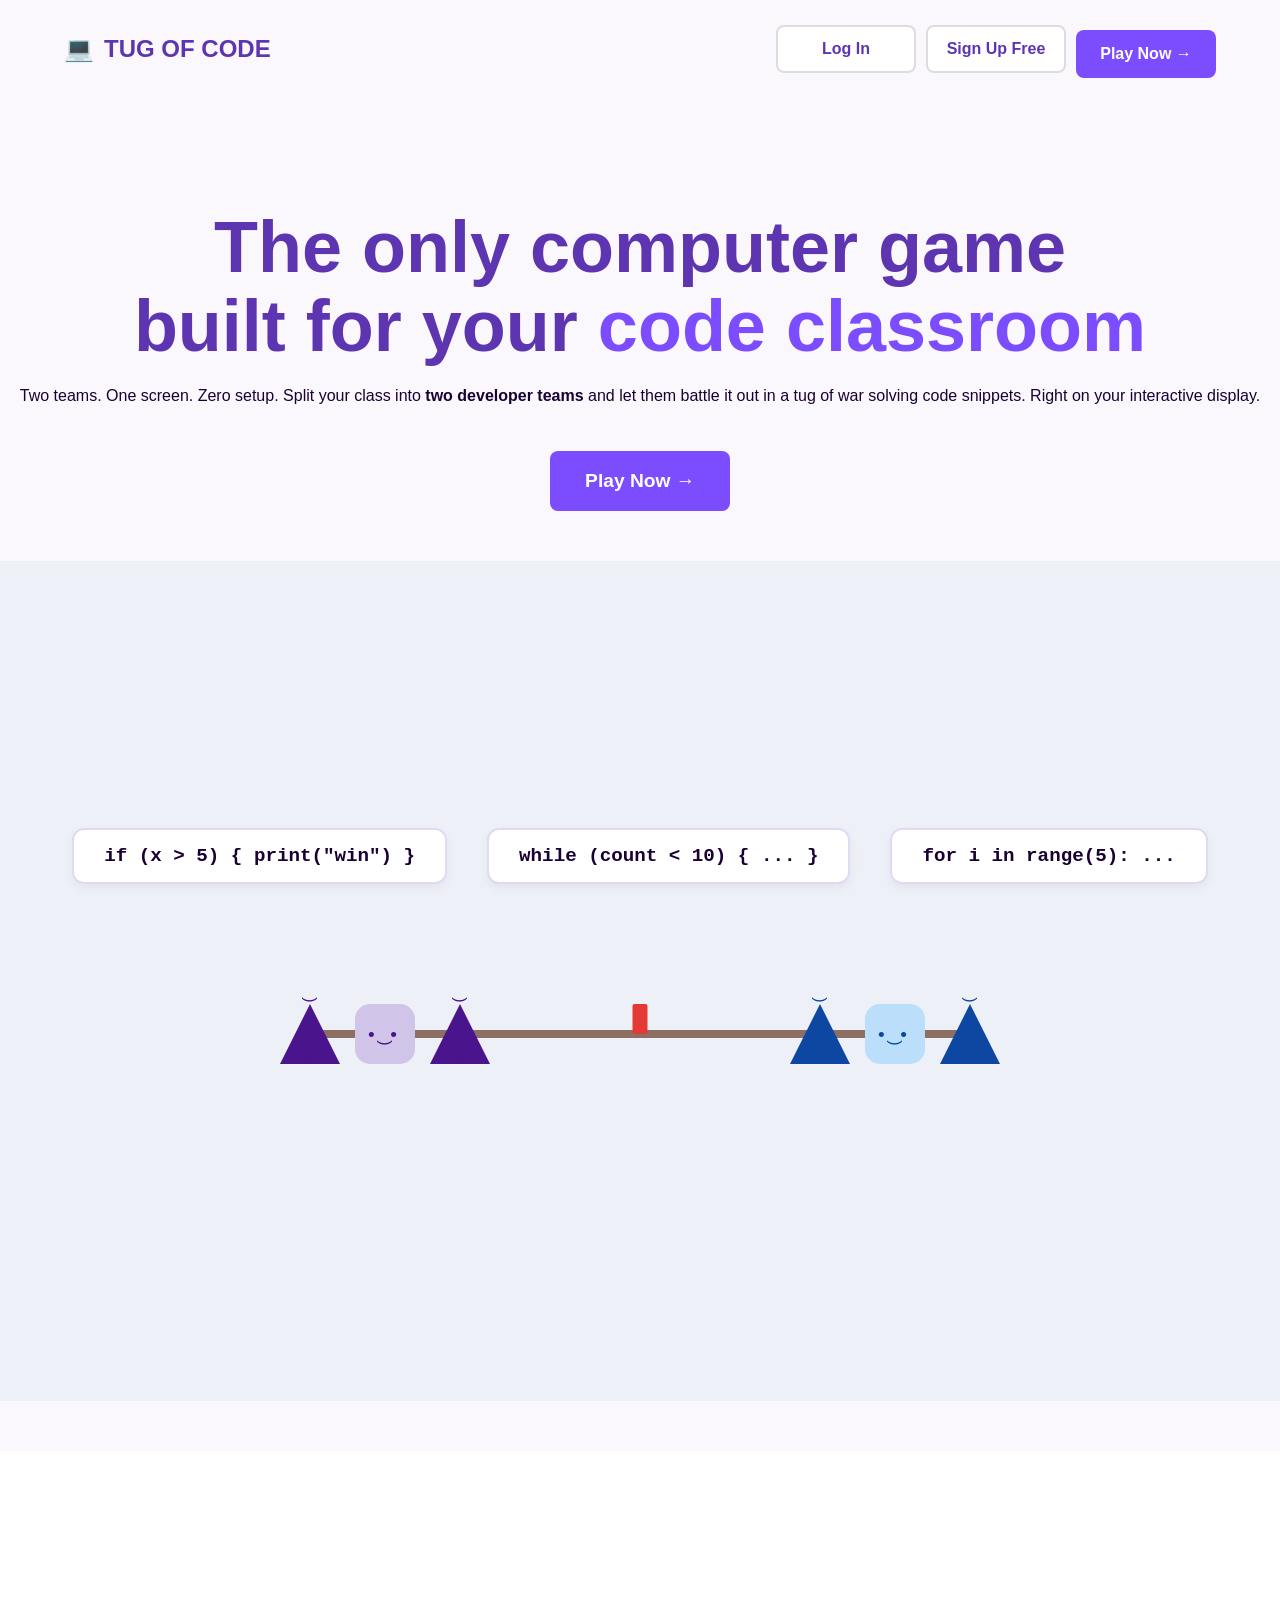
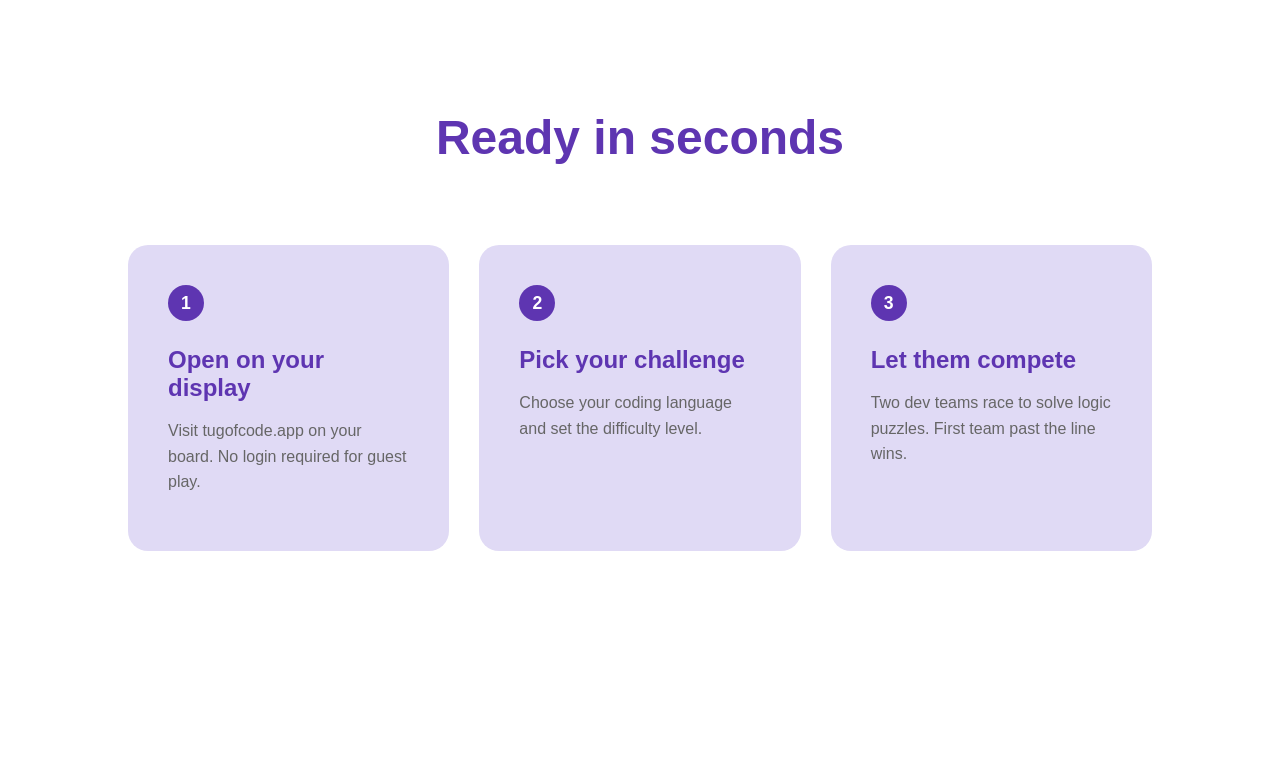
<file: index.html>
<!DOCTYPE html>
<html lang="en">
<head>
    <meta charset="UTF-8">
    <meta name="viewport" content="width=device-width, initial-scale=1.0">
    <title>Tug of Code - Purple Tech Theme</title>
    <style>
        /* --- CORE STYLES & PURPLE THEME --- */
        :root {
            --bg-color: #FAF8FC; 
            --primary-purple: #7C4DFF; 
            --dark-purple: #5E35B1;    
            --light-purple-bg: #E0DAF5; 
            --text-dark: #1A0033;
            --text-med: #555;
            --badge-pink: #FDE2E4;
            --badge-blue: #D1E9F0;
            --badge-orange: #F9E2D2;
            --badge-green: #D5EDD5;
        }

        body {
            font-family: 'Inter', -apple-system, BlinkMacSystemFont, "Segoe UI", Roboto, Helvetica, Arial, sans-serif;
            background-color: var(--bg-color);
            margin: 0;
            color: var(--text-dark);
            text-align: center;
            overflow-x: hidden; 
            scroll-behavior: smooth; 
        }

        .btn {
            display: inline-flex;
            align-items: center;
            justify-content: center;
            font-weight: bold;
            border-radius: 8px;
            cursor: pointer;
            transition: all 0.2s ease;
            text-decoration: none;
            width: 140px; 
            height: 48px;
            font-size: 1rem;
            border: 2px solid transparent;
            box-sizing: border-box;
            font-family: inherit;
        }

        .btn-secondary {
            background-color: white;
            color: var(--dark-purple);
            border-color: #DDD;
        }

        .btn-secondary:hover {
            background-color: #F0F0F0;
            border-color: #CCC;
        }

        .btn-primary {
            background-color: var(--primary-purple);
            color: white;
            margin-top: 10px; 
        }

        .btn-lg {
            width: 180px;
            height: 60px;
            font-size: 1.2rem;
            margin-top: 30px;
        }

        @keyframes bounce {
            0%, 100% { transform: translateY(0); }
            50% { transform: translateY(-10px); }
        }

        .bounce-hover:hover {
            animation: bounce 0.6s ease infinite;
            background-color: var(--dark-purple); 
        }

        .navbar {
            display: flex;
            justify-content: space-between;
            padding: 20px 5%;
            align-items: center;
            position: fixed; 
            top: 0;
            width: 90%;
            background-color: rgba(250, 248, 252, 0.95); 
            z-index: 1000;
        }

        .logo {
            font-size: 1.5rem;
            display: flex;
            align-items: center;
            gap: 10px;
            color: var(--dark-purple);
        }

        .nav-buttons {
            display: flex;
            gap: 10px;
            align-items: center;
        }

        section {
            padding: 100px 10%; 
            min-height: 80vh; 
            display: flex;
            flex-direction: column;
            justify-content: center;
            align-items: center;
        }

        h2 {
            font-size: 3rem;
            margin-bottom: 20px;
            color: var(--dark-purple);
        }

        p.intro-text {
            font-size: 1.3rem;
            line-height: 1.6;
            color: var(--text-med);
            max-width: 800px;
            margin-bottom: 40px;
        }

        .hero {
            padding-top: 160px; 
        }

        .hero h1 {
            font-size: 4.5rem;
            font-weight: 800;
            line-height: 1.1;
            margin-bottom: 20px;
            color: var(--dark-purple);
        }

        .hero h1 span {
            color: var(--primary-purple);
        }

        .game-visual-section {
            background-color: #EDF1F7; 
            padding: 60px 0;
            width: 100%;
            margin: 50px 0;
        }

        .math-bubbles {
            display: flex;
            justify-content: center;
            gap: 40px;
            margin-bottom: 50px;
        }

        .bubble {
            background: white;
            padding: 15px 30px;
            border-radius: 12px;
            font-family: 'Courier New', monospace; 
            font-weight: bold;
            font-size: 1.2rem;
            box-shadow: 0 4px 10px rgba(0,0,0,0.05);
            border: 2px solid var(--light-purple-bg);
        }

        .tug-arena {
            position: relative;
            width: 800px;
            height: 200px;
            margin: 0 auto;
        }

        .rope {
            position: absolute;
            top: 50%;
            left: 10%;
            width: 80%;
            height: 8px;
            background-color: #8D6E63; 
            border-radius: 4px;
            transform: translateY(-50%);
        }

        .flag {
            position: absolute;
            top: 50%;
            left: 50%;
            width: 15px;
            height: 30px;
            background-color: #E53935; 
            transform: translate(-50%, -100%);
            border-radius: 2px;
        }

        @keyframes pullRope {
            0%, 100% { transform: translateX(0); }
            50% { transform: translateX(10px); } 
        }

        .character-team {
            display: flex;
            gap: 15px;
            position: absolute;
            top: 50%;
            transform: translateY(-50%);
            animation: pullRope 1.5s ease-in-out infinite; 
        }

        .team-left { left: 5%; }
        .team-right { 
            right: 5%; 
            flex-direction: row-reverse; 
            animation-delay: 0.75s; 
        }

        .char {
            width: 60px;
            height: 60px;
            border-radius: 15px; 
            position: relative;
            display: flex;
            justify-content: center;
            align-items: center;
            font-size: 1.5rem;
            color: white;
        }

        .purple-char { 
            background-color: #D1C4E9; 
            color: #4A148C;
        }
        
        .blue-char { 
            background-color: #BBDEFB; 
            color: #0D47A1;
        }

        .char::before {
            content: '• •'; 
            position: absolute;
            top: 20px;
            font-size: 1.2rem;
            letter-spacing: 5px;
        }
        
        .char::after {
            content: ')'; 
            position: absolute;
            bottom: 12px;
            font-size: 1rem;
            transform: rotate(90deg);
        }

        .triangle-char {
            width: 0;
            height: 0;
            border-left: 30px solid transparent;
            border-right: 30px solid transparent;
            border-bottom: 60px solid; 
            background-color: transparent;
            border-radius: 0;
        }
        
        .triangle-char::before { top: 25px; color: currentcolor; }
        .triangle-char::after { bottom: -5px; color: currentcolor;}

        .steps { background-color: white; }

        .card-container {
            display: flex;
            justify-content: center;
            gap: 30px;
            margin-top: 60px;
            width: 100%;
            max-width: 1200px;
        }

        .card {
            background: var(--light-purple-bg);
            padding: 40px;
            border-radius: 20px;
            width: 320px;
            text-align: left;
            position: relative;
            transition: transform 0.3s ease;
        }

        .card:hover { transform: translateY(-10px); }

        .step-num {
            background: var(--dark-purple);
            color: white;
            width: 36px;
            height: 36px;
            border-radius: 50%;
            display: flex;
            align-items: center;
            justify-content: center;
            font-weight: bold;
            font-size: 1.1rem;
            margin-bottom: 25px;
        }

        .card h3 { color: var(--dark-purple); font-size: 1.5rem; margin-bottom: 15px; }
        .card p { color: #666; line-height: 1.6; font-size: 1rem; }

        .operations { background-color: var(--bg-color); }

        .badge-container {
            display: flex;
            justify-content: center;
            flex-wrap: wrap;
            gap: 15px;
            margin-top: 40px;
            max-width: 800px;
        }

        .badge {
            padding: 12px 24px;
            border-radius: 25px;
            font-weight: bold;
            font-size: 1rem;
            display: flex;
            align-items: center;
            gap: 8px;
        }

        .badge-pnk { background: var(--badge-pink); color: #702D32; }
        .badge-blu { background: var(--badge-blue); color: #2D5A70; }
        .badge-org { background: var(--badge-orange); color: #704B2D; }
        .badge-grn { background: var(--badge-green); color: #2D702D; }
        .badge-pur { background: #E1BEE7; color: #4A148C; } 

        .use-cases { background-color: white; min-height: auto; padding-bottom: 120px; }
        .white-card { background: white; box-shadow: 0 10px 30px rgba(0,0,0,0.05); border: 1px solid #EEE; padding: 40px; width: 300px; }
        .icon-circle { width: 50px; height: 50px; border-radius: 50%; background: var(--light-purple-bg); display: flex; align-items: center; justify-content: center; font-size: 1.8rem; margin-bottom: 20px; }

        /* MODAL STYLE */
        #statsModal {
            display:none; 
            position:fixed; 
            top:50%; left:50%; 
            transform:translate(-50%, -50%); 
            background:white; 
            padding:40px; 
            border-radius:20px; 
            box-shadow:0 0 50px rgba(0,0,0,0.2); 
            z-index:2000; 
            width:300px; 
            text-align:center; 
            border: 2px solid var(--primary-purple);
        }

    </style>
</head>
<body>

    <nav class="navbar">
        <div class="logo">
            <span>💻</span><strong>TUG OF CODE</strong>
        </div>
        <div class="nav-buttons" id="navActionArea">
            <button onclick="window.location.href='auth.html'" class="btn btn-secondary">Log In</button>
            <button onclick="window.location.href='auth.html'" class="btn btn-secondary">Sign Up Free</button>
            <a href="setup.html" class="btn btn-primary bounce-hover">Play Now →</a>
        </div>
    </nav>

    <header class="hero" id="home">
        <h1>The only computer game <br> built for your <span>code classroom</span></h1>
        <p class="intro-textSubtitle">Two teams. One screen. Zero setup. Split your class into <strong>two developer teams</strong> and let them battle it out in a tug of war solving code snippets. Right on your interactive display.</p>
        <a href="setup.html" class="btn btn-primary btn-lg bounce-hover">Play Now →</a>
    </header>

    <section class="game-visual-section" id="visual">
        <div class="math-bubbles">
            <div class="bubble">if (x > 5) { print("win") }</div>
            <div class="bubble">while (count < 10) { ... }</div>
            <div class="bubble">for i in range(5): ...</div>
        </div>
        <div class="tug-arena">
            <div class="rope"></div>
            <div class="flag"></div>
            <div class="character-team team-left">
                <div class="char triangle-char purple-char"></div> <div class="char purple-char"></div>
                <div class="char triangle-char purple-char"></div>
            </div>
            <div class="character-team team-right">
                <div class="char triangle-char blue-char"></div> <div class="char blue-char"></div>
                <div class="char triangle-char blue-char"></div>
            </div>
        </div>
    </section>

    <section class="steps" id="how-it-works">
        <h2>Ready in seconds</h2>
        <div class="card-container">
            <div class="card">
                <div class="step-num">1</div>
                <h3>Open on your display</h3>
                <p>Visit tugofcode.app on your board. No login required for guest play.</p>
            </div>
            <div class="card">
                <div class="step-num">2</div>
                <h3>Pick your challenge</h3>
                <p>Choose your coding language and set the difficulty level.</p>
            </div>
            <div class="card">
                <div class="step-num">3</div>
                <h3>Let them compete</h3>
                <p>Two dev teams race to solve logic puzzles. First team past the line wins.</p>
            </div>
        </div>
    </section>

    <div id="statsModal">
        <h3 style="color:#5E35B1;">Developer Stats</h3>
        <hr style="border:0; border-top:1px solid #EEE; margin:15px 0;">
        <p><strong>Total Playtime:</strong> <span id="playtime">0</span> mins</p>
        <p><strong>Current Stage:</strong> <span id="stageDisplay">1</span></p>
        <button onclick="closeStats()" class="btn btn-primary" style="width:100%; margin-top:10px;">Close</button>
    </div>

    <script>
        document.addEventListener('DOMContentLoaded', function() {
            const currentUserEmail = localStorage.getItem('currentUser');
            const navArea = document.getElementById('navActionArea');

            if (currentUserEmail) {
                const userData = JSON.parse(localStorage.getItem(currentUserEmail));
                
                // Keep the button text as "Play Now" but show progress button
                navArea.innerHTML = `
                    <div style="text-align: right; margin-right: 15px;">
                        <span style="color: #5E35B1; font-weight: bold; display: block; font-size: 0.85rem;">
                            Welcome, ${userData.name}!
                        </span>
                        <a href="#" onclick="logout()" style="color: #888; font-size: 0.75rem; text-decoration: none;">Logout</a>
                    </div>
                    <button onclick="showStats()" class="btn btn-secondary">My Progress</button>
                    <a href="setup.html" class="btn btn-primary bounce-hover">Play Now →</a>
                `;
            }
        });

        function showStats() {
            const currentUserEmail = localStorage.getItem('currentUser');
            if(currentUserEmail) {
                const userData = JSON.parse(localStorage.getItem(currentUserEmail));
                document.getElementById('playtime').innerText = Math.floor(Math.random() * 20) + 5; 
                document.getElementById('stageDisplay').innerText = userData.level || 1;
                document.getElementById('statsModal').style.display = 'block';
            }
        }

        function closeStats() { document.getElementById('statsModal').style.display = 'none'; }
        
        function logout() {
            localStorage.removeItem('currentUser');
            window.location.reload();
        }
    </script>

</body>
</html>
</file>
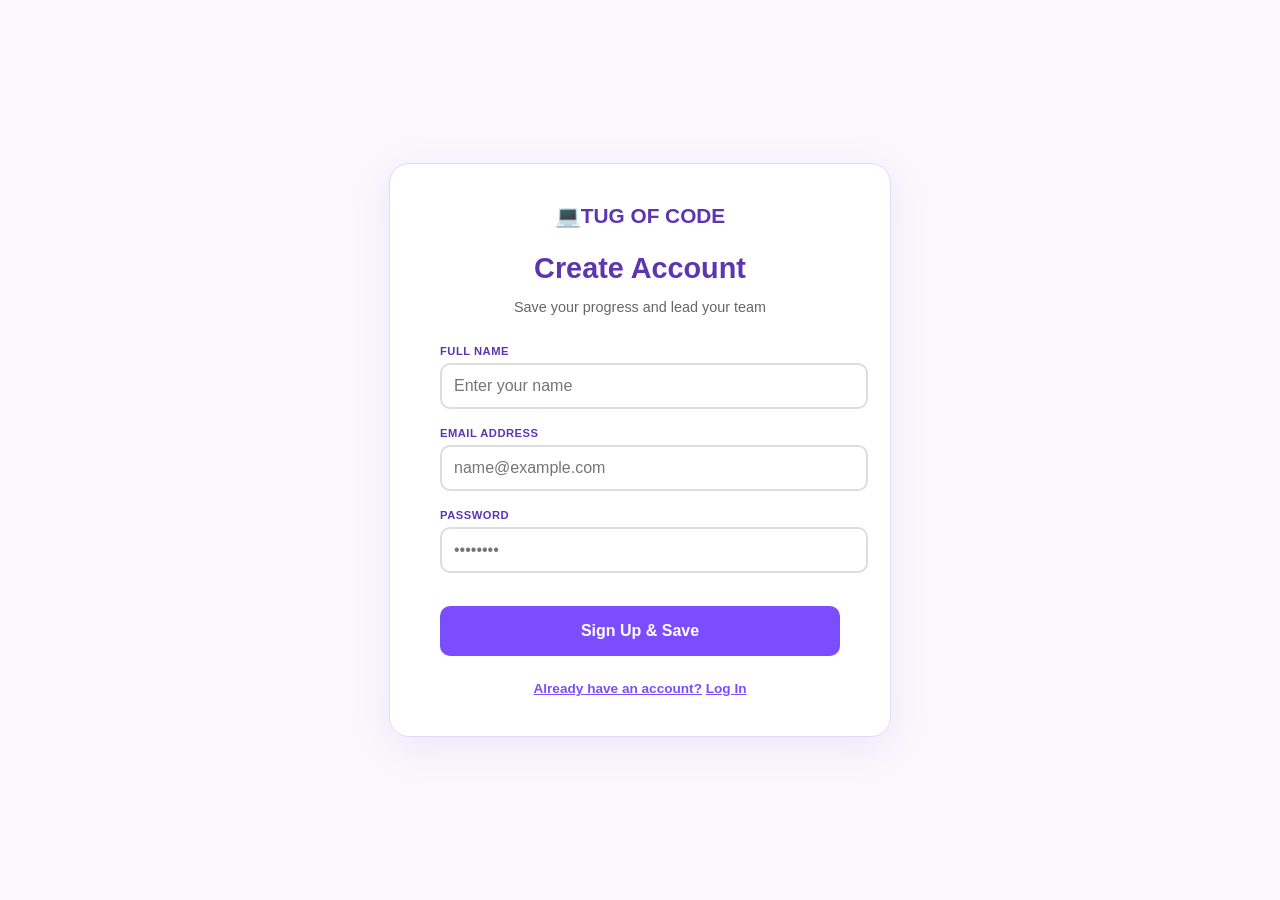
<file: auth.html>
<!DOCTYPE html>
<html lang="en">
<head>
    <meta charset="UTF-8">
    <meta name="viewport" content="width=device-width, initial-scale=1.0">
    <title>Tug of Code - Sign Up & Save Progress</title>
    <style>
        :root {
            --bg-color: #FAF8FC; 
            --primary-purple: #7C4DFF; 
            --dark-purple: #5E35B1;    
            --light-purple-bg: #E0DAF5; 
            --text-dark: #1A0033;
            --input-border: #DDD;
        }

        body {
            margin: 0;
            font-family: 'Inter', sans-serif;
            background-color: var(--bg-color);
            display: flex;
            justify-content: center;
            align-items: center;
            min-height: 100vh;
        }

        .auth-container {
            background-color: white;
            padding: 40px 50px;
            border-radius: 20px;
            box-shadow: 0 10px 40px rgba(124, 77, 255, 0.1);
            width: 100%;
            max-width: 400px;
            text-align: center;
            border: 1px solid var(--light-purple-bg);
        }

        h2 { font-size: 1.8rem; color: var(--dark-purple); margin-bottom: 5px; font-weight: 800; }
        .subtitle { color: #666; margin-bottom: 30px; font-size: 0.9rem; }

        .input-group { text-align: left; margin-bottom: 18px; }
        label { display: block; text-transform: uppercase; font-weight: bold; font-size: 0.7rem; color: var(--dark-purple); margin-bottom: 6px; letter-spacing: 0.5px; }
        input { width: 100%; padding: 12px; border: 2px solid var(--input-border); border-radius: 10px; box-sizing: border-border-box; font-size: 1rem; transition: 0.3s; }
        input:focus { outline: none; border-color: var(--primary-purple); }

        .btn-main {
            background-color: var(--primary-purple);
            color: white;
            padding: 16px;
            width: 100%;
            border: none;
            border-radius: 10px;
            font-size: 1rem;
            font-weight: bold;
            cursor: pointer;
            margin-top: 15px;
            transition: 0.3s;
        }

        .btn-main:hover { background-color: var(--dark-purple); transform: translateY(-2px); }

        .toggle-text { margin-top: 25px; font-size: 0.85rem; color: #777; }
        .toggle-text span { color: var(--primary-purple); font-weight: bold; cursor: pointer; text-decoration: underline; }
        
        .msg { font-size: 0.8rem; margin-top: 10px; display: none; }
    </style>
</head>
<body>

<div class="auth-container">
    <div style="font-size: 1.3rem; color: var(--dark-purple); margin-bottom: 10px;">💻<strong>TUG OF CODE</strong></div>
    <h2 id="formTitle">Create Account</h2>
    <p class="subtitle" id="formSubtitle">Save your progress and lead your team</p>

    <form id="authForm">
        <div class="input-group" id="nameWrapper">
            <label>Full Name</label>
            <input type="text" id="userName" placeholder="Enter your name">
        </div>
        <div class="input-group">
            <label>Email Address</label>
            <input type="email" id="userEmail" placeholder="name@example.com" required>
        </div>
        <div class="input-group">
            <label>Password</label>
            <input type="password" id="userPass" placeholder="••••••••" required>
        </div>
        <button type="submit" class="btn-main" id="submitBtn">Sign Up & Save</button>
        <div id="errorMsg" class="msg" style="color: red;"></div>
    </form>

    <div class="toggle-text">
        <span id="toggleQuestion">Already have an account?</span> 
        <span onclick="toggleMode()" id="toggleAction">Log In</span>
    </div>
</div>

<script>
    let isSignUp = true;

    function toggleMode() {
        isSignUp = !isSignUp;
        document.getElementById('formTitle').innerText = isSignUp ? 'Create Account' : 'Welcome Back';
        document.getElementById('submitBtn').innerText = isSignUp ? 'Sign Up & Save' : 'Log In';
        document.getElementById('nameWrapper').style.display = isSignUp ? 'block' : 'none';
        document.getElementById('toggleQuestion').innerText = isSignUp ? 'Already have an account?' : 'New to Tug of Code?';
        document.getElementById('toggleAction').innerText = isSignUp ? 'Log In' : 'Create one';
        document.getElementById('errorMsg').style.display = 'none';
    }

    document.getElementById('authForm').addEventListener('submit', function(e) {
        e.preventDefault();
        const name = document.getElementById('userName').value;
        const email = document.getElementById('userEmail').value;
        const pass = document.getElementById('userPass').value;
        const errorMsg = document.getElementById('errorMsg');

        if (isSignUp) {
            // Save user data to localStorage
            const userData = { name: name, email: email, password: pass, level: 1 };
            localStorage.setItem(email, JSON.stringify(userData));
            localStorage.setItem('currentUser', email);
            alert("Account created! Your progress will now be saved.");
            window.location.href = 'setup.html';
        } else {
            // Check if user exists
            const savedUser = localStorage.getItem(email);
            if (savedUser) {
                const parsedUser = JSON.parse(savedUser);
                if (parsedUser.password === pass) {
                    localStorage.setItem('currentUser', email);
                    window.location.href = 'setup.html';
                } else {
                    errorMsg.innerText = "Incorrect password.";
                    errorMsg.style.display = 'block';
                }
            } else {
                errorMsg.innerText = "Account not found.";
                errorMsg.style.display = 'block';
            }
        }
    });
</script>

</body>
</html>
</file>
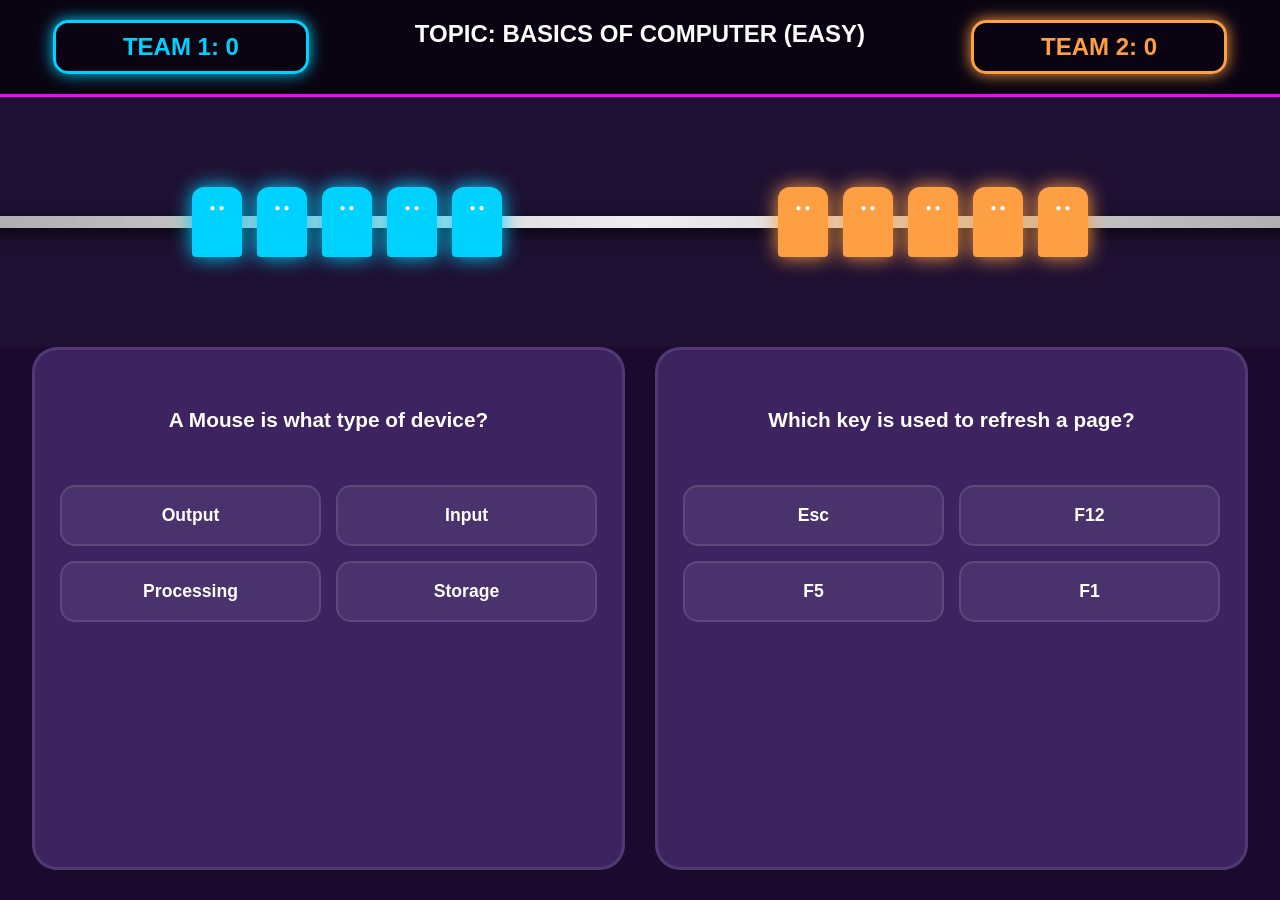
<file: battle.html>
<!DOCTYPE html>
<html lang="en">
<head>
    <meta charset="UTF-8">
    <meta name="viewport" content="width=device-width, initial-scale=1.0">
    <title>Tug of Code - Battleground</title>
    <style>
        :root {
            --bg-purple: #1a0b2e;
            --panel-purple: #3d2461;
            --accent-pink: #ff00ff;
            --team-a-color: #00d2ff;
            --team-b-color: #ff9f43;
            --success-green: #4CAF7B;
        }

        body {
            margin: 0;
            background: var(--bg-purple);
            color: white;
            font-family: 'Segoe UI', sans-serif;
            display: flex;
            flex-direction: column;
            align-items: center;
            height: 100vh;
            overflow: hidden;
        }

        .score-bar {
            width: 100%;
            display: flex;
            justify-content: space-around;
            padding: 20px 0;
            background: rgba(0,0,0,0.6);
            border-bottom: 3px solid var(--accent-pink);
            font-size: 1.5rem;
            font-weight: 900;
            text-transform: uppercase;
        }

        .score-box { padding: 10px 25px; border-radius: 15px; min-width: 200px; text-align: center; }
        #t1-display { border: 3px solid var(--team-a-color); color: var(--team-a-color); box-shadow: 0 0 15px var(--team-a-color); }
        #t2-display { border: 3px solid var(--team-b-color); color: var(--team-b-color); box-shadow: 0 0 15px var(--team-b-color); }

        #arena {
            position: relative;
            width: 100%;
            height: 250px;
            display: flex;
            align-items: center;
            justify-content: center;
            overflow: hidden;
            background: rgba(255,255,255,0.02);
        }

        #rope {
            position: absolute;
            height: 12px;
            width: 300%;
            background: linear-gradient(90deg, #333, #eee, #333);
            box-shadow: 0 5px 15px rgba(0,0,0,0.8);
            transition: transform 0.5s cubic-bezier(0.175, 0.885, 0.32, 1.275);
            z-index: 1;
        }

        .team-squad {
            position: absolute;
            display: flex;
            gap: 15px;
            transition: transform 0.5s ease;
            z-index: 2;
        }

        .character {
            width: 50px;
            height: 70px;
            border-radius: 12px 12px 4px 4px;
            position: relative;
            animation: bounce 0.6s infinite alternate;
        }

        .character::before { content: '● ●'; position: absolute; top: 15px; left: 50%; transform: translateX(-50%); color: white; font-size: 10px; }
        .c-left { background: var(--team-a-color); box-shadow: 0 0 20px var(--team-a-color); }
        .c-right { background: var(--team-b-color); box-shadow: 0 0 20px var(--team-b-color); }

        .game-ui { display: flex; width: 95%; gap: 30px; flex: 1; padding-bottom: 30px; }
        .quiz-card { flex: 1; background: var(--panel-purple); border-radius: 25px; padding: 25px; display: flex; flex-direction: column; border: 3px solid rgba(255,255,255,0.1); transition: border-color 0.3s; }
        .question-text { font-size: 1.3rem; min-height: 90px; margin-bottom: 20px; text-align: center; display: flex; align-items: center; justify-content: center; font-weight: 600; }
        .btn-grid { display: grid; grid-template-columns: 1fr 1fr; gap: 15px; }
        .ans-btn { background: rgba(255,255,255,0.07); border: 2px solid rgba(255,255,255,0.1); color: white; padding: 18px; border-radius: 15px; cursor: pointer; font-size: 1.1rem; transition: 0.2s; font-weight: bold; }
        .ans-btn:hover { background: var(--accent-pink); transform: translateY(-4px); }

        #win-overlay { position: fixed; top: 0; left: 0; width: 100%; height: 100%; background: rgba(0,0,0,0.9); display: none; flex-direction: column; align-items: center; justify-content: center; z-index: 1000; text-align: center; }
        .win-content h1 { font-size: 4rem; color: var(--accent-pink); text-shadow: 0 0 20px var(--accent-pink); }
        .play-again-btn { background: var(--success-green); color: white; padding: 15px 40px; border-radius: 50px; font-size: 1.5rem; font-weight: bold; border: none; cursor: pointer; margin-top: 20px; }

        @keyframes bounce { from { transform: translateY(0); } to { transform: translateY(-12px); } }
        .confetti { position: absolute; width: 10px; height: 10px; animation: fall 3s linear infinite; z-index: 1001; pointer-events: none; }
        @keyframes fall { to { transform: translateY(100vh) rotate(360deg); } }
    </style>
</head>
<body>

    <div class="score-bar">
        <div id="t1-display" class="score-box">TEAM 1: 0</div>
        <div id="topic-tag">TOPIC: LOADING...</div>
        <div id="t2-display" class="score-box">TEAM 2: 0</div>
    </div>

    <div id="arena">
        <div id="rope"></div>
        <div id="team-left-squad" class="team-squad" style="left: 15%;"></div>
        <div id="team-right-squad" class="team-squad" style="right: 15%;"></div>
    </div>

    <div class="game-ui">
        <div class="quiz-card" id="card-1">
            <div class="question-text" id="q1">Ready?</div>
            <div class="btn-grid" id="opts-1"></div>
        </div>
        <div class="quiz-card" id="card-2">
            <div class="question-text" id="q2">Ready?</div>
            <div class="btn-grid" id="opts-2"></div>
        </div>
    </div>

    <div id="win-overlay">
        <div class="win-content">
            <h1 id="winner-name">TEAM WINS!</h1>
            <p style="font-size: 1.5rem;">The coding battle is over!</p>
            <button class="play-again-btn" onclick="window.location.href='index.html'">Play Again</button>
        </div>
    </div>

    <audio id="sfx-correct" src="https://assets.mixkit.co/active_storage/sfx/2571/2571-preview.mp3"></audio>

    <script>
        // GAME CONFIGURATION
        const gameData = {
            team1: localStorage.getItem('team1') || "Team 1",
            team2: localStorage.getItem('team2') || "Team 2",
            difficulty: (localStorage.getItem('difficulty') || "easy").toLowerCase(),
            topic: (localStorage.getItem('topic') || "basics of computer").toLowerCase().trim(),
            pointsToWin: parseInt(localStorage.getItem('points')) || 5
        };

        const masterBank = {
            "basics of computer": {
    easy: [
        { q: "What is the primary input device for text?", a: "Keyboard", o: ["Mouse", "Keyboard", "Scanner", "Printer"] },
        { q: "Which part of the computer displays images?", a: "Monitor", o: ["Monitor", "CPU", "RAM", "HDD"] },
        { q: "Shortcut for saving a file?", a: "Ctrl + S", o: ["Ctrl + S", "Ctrl + P", "Ctrl + Z", "Ctrl + V"] },
        { q: "A Mouse is what type of device?", a: "Input", o: ["Input", "Output", "Storage", "Processing"] },
        { q: "What does CPU stand for?", a: "Central Processing Unit", o: ["Central Processing Unit", "Computer Personal Unit", "Control Power Unit", "Core Process Utility"] },
        { q: "Which is the smallest unit of data?", a: "Bit", o: ["Bit", "Byte", "Nibble", "Pixel"] },
        { q: "1024 Bytes is equal to?", a: "1 KB", o: ["1 MB", "1 KB", "1 GB", "1 TB"] },
        { q: "Which device is used for hard copies?", a: "Printer", o: ["Monitor", "Speaker", "Printer", "Plotter"] },
        { q: "What is the shortcut to 'Paste'?", a: "Ctrl + V", o: ["Ctrl + P", "Ctrl + V", "Ctrl + C", "Ctrl + X"] },
        { q: "Which is a mobile operating system?", a: "Android", o: ["Windows", "Android", "Linux", "DOS"] },
        { q: "RAM is ____ memory.", a: "Temporary", o: ["Permanent", "Temporary", "Secondary", "External"] },
        { q: "Which key is used to refresh a page?", a: "F5", o: ["F1", "F5", "F12", "Esc"] },
        { q: "The physical parts of a computer are?", a: "Hardware", o: ["Software", "Hardware", "Firmware", "Malware"] },
        { q: "Who is known as the Father of Computers?", a: "Charles Babbage", o: ["Charles Babbage", "Alan Turing", "Bill Gates", "Steve Jobs"] },
        { q: "Which of these is a web browser?", a: "Chrome", o: ["Windows", "Chrome", "Java", "Python"] },
        { q: "What is the brain of the computer?", a: "CPU", o: ["RAM", "CPU", "Hard Disk", "Monitor"] },
        { q: "Shortcut for 'Undo'?", a: "Ctrl + Z", o: ["Ctrl + Z", "Ctrl + Y", "Ctrl + U", "Ctrl + X"] },
        { q: "Which is an output device?", a: "Speaker", o: ["Microphone", "Keyboard", "Speaker", "Scanner"] },
        { q: "What does WWW stand for?", a: "World Wide Web", o: ["World Wide Web", "Web Wide World", "Whole Wide Web", "World Web Wide"] },
        { q: "Which key is used to delete to the left?", a: "Backspace", o: ["Delete", "Backspace", "Enter", "Shift"] }
    ],
    medium: [
        { q: "What is the full form of 'GUI'?", a: "Graphical User Interface", o: ["General User Icon", "Graphical User Interface", "Global Unit ID", "Guide User Interface"] },
        { q: "Which is a volatile memory?", a: "RAM", o: ["SSD", "HDD", "RAM", "ROM"] },
        { q: "What does 'BIOS' stand for?", a: "Basic Input Output System", o: ["Binary Input Output System", "Basic Input Output System", "Base Internal OS", "Board Input OS"] },
        { q: "Which protocol is used for email?", a: "SMTP", o: ["HTTP", "FTP", "SMTP", "IP"] },
        { q: "Main circuit board of a computer?", a: "Motherboard", o: ["CPU", "Motherboard", "GPU", "Sound Card"] },
        { q: "Full form of PDF?", a: "Portable Document Format", o: ["Personal Data File", "Portable Document Format", "Printed Digital File", "Public Data Folder"] },
        { q: "Which is an open-source OS?", a: "Linux", o: ["Windows", "MacOS", "Linux", "iOS"] },
        { q: "A 'Bug' in a program is a/an?", a: "Error", o: ["Virus", "Error", "Hacker", "Update"] },
        { q: "What is 1024 GB equal to?", a: "1 TB", o: ["1 MB", "1 TB", "1 PB", "1 EB"] },
        { q: "Which port is most common for peripherals?", a: "USB", o: ["HDMI", "VGA", "USB", "Ethernet"] },
        { q: "What is 'Phishing'?", a: "A Cyber Scam", o: ["A Cyber Scam", "A Coding Language", "A Game", "A Type of RAM"] },
        { q: "Extension for a Word file?", a: ".docx", o: [".txt", ".docx", ".exe", ".pdf"] },
        { q: "Which memory is non-volatile?", a: "ROM", o: ["RAM", "Cache", "ROM", "Registers"] },
        { q: "Shortcut to switch apps?", a: "Alt + Tab", o: ["Alt + Tab", "Ctrl + Tab", "Shift + Tab", "Win + L"] },
        { q: "What does HTTP stand for?", a: "Hypertext Transfer Protocol", o: ["Hypertext Transfer Protocol", "High Text Transfer Process", "Hidden Text Tech Protocol", "Hyper Tool Transfer Program"] },
        { q: "Who founded Microsoft?", a: "Bill Gates", o: ["Steve Jobs", "Bill Gates", "Mark Zuckerberg", "Jeff Bezos"] },
        { q: "Resolution of a monitor is measured in?", a: "Pixels", o: ["Pixels", "Inches", "Hertz", "Bytes"] },
        { q: "Which is not an OS?", a: "Java", o: ["Windows", "Linux", "Java", "MacOS"] },
        { q: "What is a 'Firewall' used for?", a: "Security", o: ["Cooling", "Security", "Fast Internet", "File Storage"] },
        { q: "Standard keyboard layout name?", a: "QWERTY", o: ["QWERTY", "AZERTY", "DVORAK", "ABCDE"] }
    ],
    hard: [
        { q: "What is the speed of a CPU measured in?", a: "Gigahertz", o: ["Gigabytes", "Gigahertz", "Megabits", "Terabytes"] },
        { q: "Who is the Father of Modern Computing?", a: "Alan Turing", o: ["Charles Babbage", "Alan Turing", "Steve Jobs", "Bill Gates"] },
        { q: "The 'Heart' of the CPU is?", a: "Control Unit", o: ["ALU", "Control Unit", "Registers", "Bus"] },
        { q: "First high-level programming language?", a: "FORTRAN", o: ["C", "FORTRAN", "BASIC", "COBOL"] },
        { q: "A 'Nibble' consists of how many bits?", a: "4", o: ["2", "4", "8", "16"] },
        { q: "Which layer of OSI handles IP addresses?", a: "Network", o: ["Physical", "Data Link", "Network", "Transport"] },
        { q: "What is the core of an OS called?", a: "Kernel", o: ["Shell", "Kernel", "Core", "Driver"] },
        { q: "In binary, what is 10 + 10?", a: "100", o: ["20", "101", "11", "100"] },
        { q: "Which gate is a 'universal' gate?", a: "NAND", o: ["AND", "OR", "NAND", "NOT"] },
        { q: "Cache memory sits between RAM and?", a: "CPU", o: ["HDD", "CPU", "Monitor", "ROM"] },
        { q: "Who invented the first computer mouse?", a: "Douglas Engelbart", o: ["Steve Jobs", "Douglas Engelbart", "Bill Gates", "Alan Turing"] },
        { q: "Process of starting an OS is?", a: "Booting", o: ["Loading", "Booting", "Flashing", "Starting"] },
        { q: "Common network topology type?", a: "Star", o: ["Star", "Circle", "Cross", "Square"] },
        { q: "What is 'Defragmentation'?", a: "Reorganizing disk data", o: ["Deleting files", "Reorganizing disk data", "Updating BIOS", "Cooling the CPU"] },
        { q: "Unit used for data transmission speed?", a: "bps", o: ["bps", "Bytes", "hertz", "watts"] },
        { q: "What is a 'Mainframe'?", a: "A powerful computer", o: ["A powerful computer", "A small laptop", "A keyboard type", "A type of virus"] },
        { q: "Which is a 64-bit value storage?", a: "Register", o: ["Register", "Pixel", "Gate", "Bit"] },
        { q: "Who created the World Wide Web?", a: "Tim Berners-Lee", o: ["Bill Gates", "Tim Berners-Lee", "Alan Turing", "Steve Jobs"] },
        { q: "What is 'Firmware'?", a: "Software on hardware", o: ["Hard software", "Software on hardware", "A fast loop", "A type of RAM"] },
        { q: "An IPv4 address consists of?", a: "32 bits", o: ["16 bits", "32 bits", "64 bits", "128 bits"] }
    ]
},
            "variable basics": {
    easy: [
        { q: "What is the best definition of a variable?", a: "A named storage location", o: ["A named storage location", "A type of monitor", "A physical cable", "A permanent file"] },
        { q: "Which symbol is used to assign a value?", a: "=", o: ["=", "==", "->", ":="] },
        { q: "What data type is 'Hello'?", a: "String", o: ["String", "Integer", "Float", "Boolean"] },
        { q: "What data type is the number 25?", a: "Integer", o: ["Integer", "String", "Float", "Boolean"] },
        { q: "Which of these is a Boolean?", a: "False", o: ["False", "10.5", "'No'", "0"] },
        { q: "Can a variable name start with a digit?", a: "No", o: ["Yes", "No", "Only in Python", "In some cases"] },
        { q: "Symbol for comments in Python?", a: "#", o: ["#", "//", "/*", "--"] },
        { q: "Creating a variable for the first time is?", a: "Declaration", o: ["Declaration", "Deletion", "Execution", "Looping"] },
        { q: "Result of x = 8 + 2?", a: "10", o: ["10", "82", "Error", "6"] },
        { q: "Which type stores 3.14159?", a: "Float", o: ["Float", "Integer", "Boolean", "None"] },
        { q: "Variables ___ change their value.", a: "Can", o: ["Can", "Cannot", "Must", "Never"] },
        { q: "Which is a valid name?", a: "player_score", o: ["player score", "player_score", "1stPlayer", "score!"] },
        { q: "What is 'const' used for?", a: "Fixed values", o: ["Fixed values", "Changing values", "Loops", "Deletions"] },
        { q: "What type is the value 100?", a: "Integer", o: ["Integer", "Boolean", "String", "Float"] },
        { q: "Value of x if: x=5; x=2;?", a: "2", o: ["5", "2", "7", "Error"] },
        { q: "What represents 'nothing' in code?", a: "Null", o: ["Null", "Zero", "False", "Blank"] },
        { q: "Is 'X' different from 'x'?", a: "Yes", o: ["Yes", "No", "Only in HTML", "Depends on font"] },
        { q: "Naming style 'userAge'?", a: "Camel Case", o: ["Camel Case", "Snake Case", "Pascal Case", "Flat Case"] },
        { q: "Keyword for 'constant' in JavaScript?", a: "const", o: ["const", "let", "var", "fixed"] },
        { q: "Adding 'A' + 'B' results in?", a: "'AB'", o: ["'AB'", "3", "Error", "0"] }
    ],
    medium: [
        { q: "What is 'Scope'?", a: "Where a variable is usable", o: ["Where a variable is usable", "The size of a variable", "The variable's name", "A type of loop"] },
        { q: "What is 'Concatenation'?", a: "Joining two strings", o: ["Joining two strings", "Adding two numbers", "Deleting a variable", "A type of error"] },
        { q: "What is a 'Global' variable?", a: "Accessible everywhere", o: ["Accessible everywhere", "Only inside a function", "Only for numbers", "Temporary"] },
        { q: "Naming style 'user_name'?", a: "Snake Case", o: ["Snake Case", "Camel Case", "Pascal Case", "Flat Case"] },
        { q: "What is 'Initialization'?", a: "Giving an initial value", o: ["Giving an initial value", "Naming the variable", "Deleting data", "Printing"] },
        { q: "Result of '5' + 5 in JavaScript?", a: "'55'", o: ["10", "'55'", "Error", "5"] },
        { q: "Reserved words (like 'if') are?", a: "Keywords", o: ["Keywords", "Variables", "Constants", "Strings"] },
        { q: "Size of a standard Integer (bytes)?", a: "4", o: ["1", "2", "4", "8"] },
        { q: "Dynamic typing means?", a: "Type can change", o: ["Type can change", "Type is fixed", "No types used", "Binary only"] },
        { q: "Immutable means the value ___.", a: "Cannot be changed", o: ["Cannot be changed", "Is always zero", "Is public", "Is a decimal"] },
        { q: "Variable storage for local data?", a: "Stack", o: ["Stack", "Heap", "Monitor", "ROM"] },
        { q: "Result of 10 % 3?", a: "1", o: ["3", "1", "0", "0.33"] },
        { q: "Difference between = and ==?", a: "Assignment vs Equality", o: ["Assignment vs Equality", "Math vs Logic", "Both are same", "Error"] },
        { q: "What is a 'string literal'?", a: "Text in quotes", o: ["Text in quotes", "A variable name", "A math formula", "A comment"] },
        { q: "Converting '10' to 10 is?", a: "Casting", o: ["Casting", "Naming", "Looping", "Deleting"] },
        { q: "What is a 'decrement'?", a: "Subtracting 1", o: ["Subtracting 1", "Adding 1", "Multiplication", "Squaring"] },
        { q: "Scope of 'let' in JavaScript?", a: "Block level", o: ["Block level", "Global only", "Function only", "File level"] },
        { q: "Maximum value of a 1-bit variable?", a: "1", o: ["1", "10", "100", "Infinite"] },
        { q: "What is 'CamelCase'?", a: "First letter lowercase", o: ["First letter lowercase", "All uppercase", "Uses underscores", "No capital letters"] },
        { q: "What is an 'Undefined' variable?", a: "Declared but no value", o: ["Declared but no value", "Deleted", "A global variable", "A constant"] }
    ],
    hard: [
        { q: "What is a 'Pointer'?", a: "A memory address", o: ["A memory address", "A variable name", "A data value", "An index"] },
        { q: "What is 'Variable Shadowing'?", a: "Inner scope hides outer", o: ["Inner scope hides outer", "Copying a variable", "Deleting a variable", "A memory leak"] },
        { q: "Heap memory is used for?", a: "Dynamic allocation", o: ["Dynamic allocation", "Function calls", "Fast access", "Instruction storage"] },
        { q: "What is a 'Memory Leak'?", a: "Unused memory not freed", o: ["Unused memory not freed", "Data being deleted", "CPU overheating", "Fast coding"] },
        { q: "Symbol for 'Address-of' in C?", a: "&", o: ["&", "*", "#", "@"] },
        { q: "What is a 'Dangling Pointer'?", a: "Points to deleted memory", o: ["Points to deleted memory", "Points to null", "Unused variable", "A loop index"] },
        { q: "Static typing occurs at?", a: "Compile time", o: ["Compile time", "Runtime", "Installation", "Execution"] },
        { q: "A 'Constant' is stored in?", a: "Read-only section", o: ["Read-only section", "The Heap", "The Stack", "Cache"] },
        { q: "What is 'Garbage Collection'?", a: "Automatic memory cleanup", o: ["Automatic memory cleanup", "Deleting code", "Fixing bugs", "Binary conversion"] },
        { q: "Difference between 'null' and 'undefined'?", a: "Assigned vs Not assigned", o: ["Assigned vs Not assigned", "Same thing", "Numbers vs Text", "Error"] },
        { q: "A 'Type Alias' is?", a: "A new name for a type", o: ["A new name for a type", "A hidden variable", "A global constant", "A syntax error"] },
        { q: "What is 'Hoisting' in JS?", a: "Declarations moved to top", o: ["Declarations moved to top", "Variables deleted", "Loops accelerated", "Errors caught"] },
        { q: "What is a 'Global Namespace'?", a: "Shared storage for all", o: ["Shared storage for all", "Local storage", "Hardware name", "System folder"] },
        { q: "Size of a 'double' vs 'float'?", a: "Double is twice as big", o: ["Double is twice as big", "Float is bigger", "They are equal", "Float is text"] },
        { q: "A 'Volatile' variable?", a: "Can change unexpectedly", o: ["Can change unexpectedly", "Never changes", "Is only zero", "Is invisible"] },
        { q: "Meaning of 'Strict Mode'?", a: "Forbids unsafe actions", o: ["Forbids unsafe actions", "Speeds up code", "Changes colors", "Adds comments"] },
        { q: "What is a 'Literal'?", a: "A hard-coded value", o: ["A hard-coded value", "A variable name", "A function", "A keyword"] },
        { q: "What is 'Type Inference'?", a: "Compiler guesses the type", o: ["Compiler guesses the type", "User types manually", "No types allowed", "Binary only"] },
        { q: "What is a 'Primitive' type?", a: "Basic building block", o: ["Basic building block", "A complex object", "A type of loop", "Old code"] },
        { q: "Which is most memory efficient?", a: "Boolean", o: ["Boolean", "Integer", "String", "Float"] }
    ]
},
           "logic & loops": {
    easy: [
        { q: "If a condition is False, which block runs?", a: "Else", o: ["Else", "Then", "If", "Stop"] },
        { q: "Which loop runs as long as a condition is True?", a: "While", o: ["While", "For", "If", "Else"] },
        { q: "Symbol for 'Greater Than'?", a: ">", o: [">", "<", "==", "!="] },
        { q: "Symbol for 'Equal To' in logic?", a: "==", o: ["==", "=", "!=", "+="] },
        { q: "A loop that never ends is called?", a: "Infinite", o: ["Infinite", "Broken", "Static", "Circle"] },
        { q: "What does 'break' do?", a: "Exits the loop", o: ["Exits the loop", "Skips one turn", "Starts over", "Crashes"] },
        { q: "Which loop is best for a known range?", a: "For", o: ["For", "While", "If", "Until"] },
        { q: "Result of (True AND False)?", a: "False", o: ["True", "False", "None", "Error"] },
        { q: "Result of (True OR False)?", a: "True", o: ["True", "False", "None", "Error"] },
        { q: "What is an 'If' statement?", a: "A decision", o: ["A decision", "A loop", "A variable", "A comment"] },
        { q: "Symbol for 'Not Equal'?", a: "!=", o: ["!=", "==", "<>", "not="] },
        { q: "Which logic gate flips a value?", a: "NOT", o: ["AND", "OR", "NOT", "XOR"] },
        { q: "Indentation in loops is for?", a: "Defining blocks", o: ["Defining blocks", "Decoration", "Saving space", "Speed"] },
        { q: "Starting value of a loop counter?", a: "Initialization", o: ["Initialization", "Increment", "Condition", "Exit"] },
        { q: "To increase a counter by 1?", a: "Increment", o: ["Increment", "Decrement", "Multiply", "Divide"] },
        { q: "What is 'Nested' logic?", a: "Code inside code", o: ["Code inside code", "Empty code", "Broken code", "Fast code"] },
        { q: "If x=5, is (x > 3) true?", a: "Yes", o: ["Yes", "No", "Maybe", "Error"] },
        { q: "Which keyword handles multiple 'If' checks?", a: "Else If", o: ["Else If", "Only If", "Then", "Loop"] },
        { q: "A 'Boolean' has how many states?", a: "2", o: ["1", "2", "4", "Infinite"] },
        { q: "Logic gate that needs both to be True?", a: "AND", o: ["AND", "OR", "XOR", "NOT"] }
    ],
    medium: [
        { q: "What does 'continue' do in a loop?", a: "Skips to next turn", o: ["Skips to next turn", "Stops the loop", "Restarts the PC", "Exits program"] },
        { q: "A 'While' loop checks the condition?", a: "At the start", o: ["At the start", "At the end", "In the middle", "Never"] },
        { q: "A 'Do-While' loop runs at least?", a: "Once", o: ["Once", "Twice", "Zero times", "Forever"] },
        { q: "What is an 'Iteration'?", a: "One cycle of a loop", o: ["One cycle of a loop", "A math error", "A type of variable", "A file name"] },
        { q: "Result of NOT (False)?", a: "True", o: ["True", "False", "Null", "0"] },
        { q: "Which is a 'short-circuit' operator?", a: "&&", o: ["&&", "+", "=", "=="] },
        { q: "The 'Step' in a for-loop controls?", a: "Increment size", o: ["Increment size", "The start value", "The exit condition", "The variable name"] },
        { q: "A loop inside another loop is?", a: "Nested Loop", o: ["Nested Loop", "Double Loop", "Twin Loop", "Grid Loop"] },
        { q: "What is a 'Sentinel' value?", a: "A value that stops a loop", o: ["A value that stops a loop", "A loop counter", "A random number", "A syntax error"] },
        { q: "Logic for 'Either but not Both'?", a: "XOR", o: ["AND", "OR", "XOR", "NOT"] },
        { q: "Result of (5 > 3 OR 2 > 10)?", a: "True", o: ["True", "False", "Error", "None"] },
        { q: "What is a 'Predicate'?", a: "A logical expression", o: ["A logical expression", "A type of loop", "A variable name", "A hardware part"] },
        { q: "Standard for-loop order?", a: "Init, Cond, Step", o: ["Init, Cond, Step", "Step, Init, Cond", "Cond, Step, Init", "Init, Step, Cond"] },
        { q: "To decrease a counter by 1?", a: "Decrement", o: ["Decrement", "Increment", "Division", "Modulus"] },
        { q: "Result of (10 == 10 AND 5 > 8)?", a: "False", o: ["True", "False", "Error", "10"] },
        { q: "What defines an infinite while loop?", a: "while(true)", o: ["while(true)", "while(false)", "while(0)", "while(null)"] },
        { q: "Complexity of a single loop?", a: "O(n)", o: ["O(n)", "O(1)", "O(n^2)", "O(log n)"] },
        { q: "In 'For i in range(5)', 'i' is?", a: "The iterator", o: ["The iterator", "The condition", "The range", "The limit"] },
        { q: "Logic gate: 0 + 0 = 0, 1 + 0 = 1?", a: "OR", o: ["AND", "OR", "NOT", "NAND"] },
        { q: "What is 'Control Flow'?", a: "Order of execution", o: ["Order of execution", "Speed of CPU", "Memory usage", "Naming rules"] }
    ],
    hard: [
        { q: "Complexity of nested loops (N*N)?", a: "O(n^2)", o: ["O(n^2)", "O(n)", "O(2n)", "O(1)"] },
        { q: "What is a 'Short-circuit' OR?", a: "Stop if first is True", o: ["Stop if first is True", "Always check both", "Crashes on False", "Ignores the second"] },
        { q: "Logic behind 'De Morgan's Law'?", a: "Distributing NOT", o: ["Distributing NOT", "Adding loops", "Nested if-else", "Binary addition"] },
        { q: "What is 'Recursion'?", a: "Function calling itself", o: ["Function calling itself", "A loop that never ends", "A type of variable", "Binary logic"] },
        { q: "Base Case in recursion prevents?", a: "Stack Overflow", o: ["Stack Overflow", "Fast execution", "Code deletion", "Logic errors"] },
        { q: "Which gate is the inverse of AND?", a: "NAND", o: ["NAND", "NOR", "XOR", "OR"] },
        { q: "What is a 'State Machine'?", a: "Logic based on status", o: ["Logic based on status", "A fast CPU", "A cooling system", "A type of RAM"] },
        { q: "A 'Truth Table' shows?", a: "All possible logic outputs", o: ["All possible logic outputs", "Variable names", "Program speed", "Memory addresses"] },
        { q: "Complexity of Binary Search?", a: "O(log n)", o: ["O(log n)", "O(n)", "O(n^2)", "O(1)"] },
        { q: "What is 'Linear' complexity?", a: "O(n)", o: ["O(n)", "O(1)", "O(n^2)", "O(log n)"] },
        { q: "What is 'Constant' complexity?", a: "O(1)", o: ["O(1)", "O(n)", "O(n^2)", "O(log n)"] },
        { q: "The 'L' in REPL stands for?", a: "Loop", o: ["Loop", "List", "Link", "Logic"] },
        { q: "Boolean Algebra was named after?", a: "George Boole", o: ["George Boole", "Alan Turing", "John von Neumann", "Ada Lovelace"] },
        { q: "Result of (A XOR A)?", a: "0 / False", o: ["0 / False", "1 / True", "A", "Error"] },
        { q: "What is 'Lazy Evaluation'?", a: "Calculate only if needed", o: ["Calculate only if needed", "Slow code", "Broken loops", "Binary errors"] },
        { q: "A 'Flag' variable is used to?", a: "Signal a condition", o: ["Signal a condition", "Store math", "Name a file", "Connect to internet"] },
        { q: "What is a 'Branch' in logic?", a: "A path selection", o: ["A path selection", "A loop cycle", "A variable type", "A comment"] },
        { q: "In logic, what is a 'Tautology'?", a: "Always True", o: ["Always True", "Always False", "Sometimes True", "Broken"] },
        { q: "Inverse of 'P AND Q'?", a: "NOT P OR NOT Q", o: ["NOT P OR NOT Q", "NOT P AND NOT Q", "P OR Q", "NOT P"] },
        { q: "What is 'Dead Code'?", a: "Logic never reached", o: ["Logic never reached", "Deleted code", "Binary data", "A system crash"] }
    ]
},
           "python syntax": {
    easy: [
        { q: "How do you display text in Python?", a: "print()", o: ["print()", "show()", "display()", "echo"] },
        { q: "Which symbol starts a comment?", a: "#", o: ["#", "//", "/*", "--"] },
        { q: "How do you create a variable in Python?", a: "name = value", o: ["name = value", "var name = value", "int name = value", "let name"] },
        { q: "Which extension is used for Python files?", a: ".py", o: [".py", ".pt", ".python", ".txt"] },
        { q: "How do you define a function in Python?", a: "def", o: ["def", "func", "function", "define"] },
        { q: "Python uses ___ to define code blocks.", a: "Indentation", o: ["Indentation", "Brackets", "Parentheses", "Quotes"] },
        { q: "Which is a valid list in Python?", a: "[1, 2, 3]", o: ["[1, 2, 3]", "{1, 2, 3}", "(1, 2, 3)", "<1, 2, 3>"] },
        { q: "How do you get user input?", a: "input()", o: ["input()", "get()", "scan()", "read()"] },
        { q: "What is the result of 2 ** 3?", a: "8", o: ["6", "8", "5", "9"] },
        { q: "Which keyword is used for 'Else If'?", a: "elif", o: ["elif", "else if", "elseif", "if else"] },
        { q: "How do you check the length of a string?", a: "len()", o: ["len()", "length()", "size()", "count()"] },
        { q: "What is the boolean for 'no value'?", a: "None", o: ["None", "Null", "Empty", "False"] },
        { q: "Which is used for a multi-line string?", a: "Triple quotes", o: ["Triple quotes", "Double quotes", "Hashtags", "Slashes"] },
        { q: "How do you convert to an integer?", a: "int()", o: ["int()", "to_int()", "Integer()", "num()"] },
        { q: "Is 'Python' the same as 'python'?", a: "No", o: ["Yes", "No", "Depends", "In loops only"] },
        { q: "Which symbol is used for multiplication?", a: "*", o: ["*", "x", "X", "^"] },
        { q: "What is the output of print(3 + 2)?", a: "5", o: ["32", "5", "Error", "None"] },
        { q: "How do you exit a loop early?", a: "break", o: ["break", "stop", "exit", "quit"] },
        { q: "Which one is a Boolean value?", a: "True", o: ["True", "true", "'True'", "1"] },
        { q: "What follows a 'def' or 'if' line?", a: "A colon (:)", o: ["A colon (:)", "A semicolon (;)", "A period (.)", "A comma (,)"] }
    ],
    medium: [
        { q: "What does '10 // 3' result in?", a: "3", o: ["3.33", "3", "1", "4"] },
        { q: "How do you add an item to a list?", a: "append()", o: ["append()", "add()", "insert()", "push()"] },
        { q: "Which operator checks if a value exists in a list?", a: "in", o: ["in", "has", "contains", "exists"] },
        { q: "What is a 'Tuple' in Python?", a: "Immutable list", o: ["Immutable list", "A function", "A loop", "A comment"] },
        { q: "How do you import a module?", a: "import", o: ["import", "include", "require", "using"] },
        { q: "Which function generates a sequence of numbers?", a: "range()", o: ["range()", "list()", "seq()", "numbers()"] },
        { q: "What is a 'Dictionary'?", a: "Key-Value pairs", o: ["Key-Value pairs", "A list of strings", "A type of loop", "A math formula"] },
        { q: "How do you remove the last item from a list?", a: "pop()", o: ["pop()", "remove()", "delete()", "clear()"] },
        { q: "What does 'string'.upper() do?", a: "Makes it uppercase", o: ["Makes it uppercase", "Adds a space", "Reverses it", "Deletes it"] },
        { q: "Which loop is used to iterate over a list?", a: "for", o: ["for", "while", "do", "foreach"] },
        { q: "How do you start a class?", a: "class", o: ["class", "object", "struct", "define class"] },
        { q: "What is f-string used for?", a: "String formatting", o: ["String formatting", "Files", "Functions", "Fast loops"] },
        { q: "What does '%' operator do?", a: "Finds the remainder", o: ["Finds the remainder", "Division", "Percentage", "Power"] },
        { q: "Result of 'Hello' * 2?", a: "'HelloHello'", o: ["'HelloHello'", "'Hello 2'", "Error", "'Hello'"] },
        { q: "How do you check the type of a variable?", a: "type()", o: ["type()", "kind()", "is()", "check()"] },
        { q: "Which is a valid Dictionary?", a: "{'a': 1}", o: ["{'a': 1}", "['a', 1]", "('a', 1)", "<'a', 1>"] },
        { q: "What is 'self' in a class?", a: "Refers to the instance", o: ["Refers to the instance", "A global variable", "A keyword for loops", "An error"] },
        { q: "How do you handle potential errors?", a: "try / except", o: ["try / except", "if / else", "error / catch", "check / fail"] },
        { q: "What does 'strip()' do?", a: "Removes whitespace", o: ["Removes whitespace", "Splits a string", "Joins a list", "Deletes data"] },
        { q: "Is indentation mandatory in Python?", a: "Yes", o: ["Yes", "No", "Only for style", "Only in functions"] }
    ],
    hard: [
        { q: "What is 'List Comprehension'?", a: "Short way to create lists", o: ["Short way to create lists", "A type of sorting", "A list error", "A global list"] },
        { q: "What does the 'with' statement do?", a: "Manages resources/files", o: ["Manages resources/files", "Starts a loop", "Defines a class", "Prints data"] },
        { q: "What is a 'Lambda' function?", a: "An anonymous function", o: ["An anonymous function", "A recursive function", "A loop type", "A math constant"] },
        { q: "What is a 'Decorator' (@)?", a: "Modifies function behavior", o: ["Modifies function behavior", "A comment style", "A class name", "A file extension"] },
        { q: "What does 'is' check vs '=='?", a: "Identity vs Equality", o: ["Identity vs Equality", "Same thing", "Size vs Type", "Value vs Memory"] },
        { q: "What is a 'Generator'?", a: "Function that yields values", o: ["Function that yields values", "A random number creator", "A file writer", "A loop builder"] },
        { q: "What does 'global' keyword do?", a: "Accesses global variables", o: ["Accesses global variables", "Makes code public", "Starts a server", "Exports data"] },
        { q: "Which method is the constructor?", a: "__init__", o: ["__init__", "__main__", "__start__", "__new__"] },
        { q: "What is 'PEP 8'?", a: "Style guide for Python", o: ["Style guide for Python", "A Python version", "A compiler error", "A library"] },
        { q: "What does '*args' allow?", a: "Multiple arguments", o: ["Multiple arguments", "Multiplying values", "Starting a loop", "Naming variables"] },
        { q: "What is 'Slicing'?", a: "Selecting part of a list", o: ["Selecting part of a list", "Deleting a variable", "Splitting a file", "Sorting data"] },
        { q: "Result of [1, 2] + [3]?", a: "[1, 2, 3]", o: ["[1, 2, 3]", "6", "Error", "[4, 5]"] },
        { q: "What is 'MRO' in classes?", a: "Method Resolution Order", o: ["Method Resolution Order", "Main Run Object", "Memory Run Only", "Module Rule Order"] },
        { q: "Which library is for Data Science?", a: "Pandas", o: ["Pandas", "Django", "Flask", "PyGame"] },
        { q: "What does 'del' do?", a: "Deletes an object", o: ["Deletes an object", "Stops a loop", "Clears the screen", "Subtracts"] },
        { q: "What is a 'Docstring'?", a: "Documentation in triple quotes", o: ["Documentation in triple quotes", "A type of string variable", "A file name", "A print style"] },
        { q: "What does 'map()' do?", a: "Applies function to items", o: ["Applies function to items", "Creates a visual map", "Finds the location", "Deletes a list"] },
        { q: "What is 'Duck Typing'?", a: "Behavior over type", o: ["Behavior over type", "A type of error", "A loop style", "Animal coding"] },
        { q: "How do you swap x and y?", a: "x, y = y, x", o: ["x, y = y, x", "swap(x, y)", "x = y; y = x", "y = x; x = y"] },
        { q: "What is '__name__ == \"__main__\"' for?", a: "Script entry point", o: ["Script entry point", "Defining a name", "Naming a file", "An error check"] }
    ]
}
        };

        const topicData = masterBank[gameData.topic] || masterBank["basics of computer"];
        const rawPool = topicData[gameData.difficulty] || topicData.easy;
        let activePool = [...rawPool];

        function shuffle(array) {
            for (let i = array.length - 1; i > 0; i--) {
                const j = Math.floor(Math.random() * (i + 1));
                [array[i], array[j]] = [array[j], array[i]];
            }
            return array;
        }

        shuffle(activePool);

        let scores = { t1: 0, t2: 0 };
        let ropePos = 0;
        const winLimit = gameData.pointsToWin * 60;

        function init() {
            document.getElementById('t1-display').innerText = `${gameData.team1}: 0`;
            document.getElementById('t2-display').innerText = `${gameData.team2}: 0`;
            document.getElementById('topic-tag').innerText = `TOPIC: ${gameData.topic.toUpperCase()} (${gameData.difficulty.toUpperCase()})`;
            spawnTeams();
            renderQuestion(1);
            renderQuestion(2);
        }

        function spawnTeams() {
            const left = document.getElementById('team-left-squad');
            const right = document.getElementById('team-right-squad');
            left.innerHTML = ''; right.innerHTML = '';
            for(let i=0; i<5; i++) {
                left.innerHTML += `<div class="character c-left"></div>`;
                right.innerHTML += `<div class="character c-right"></div>`;
            }
        }

        function renderQuestion(playerNum) {
            if (activePool.length === 0) {
                activePool = [...rawPool];
                shuffle(activePool);
            }

            const qData = activePool.pop();
            const qDiv = document.getElementById(`q${playerNum}`);
            const optDiv = document.getElementById(`opts-${playerNum}`);
            
            qDiv.innerText = qData.q;
            optDiv.innerHTML = '';

            shuffle([...qData.o]).forEach(opt => {
                const btn = document.createElement('button');
                btn.className = 'ans-btn';
                btn.innerText = opt;
                btn.onclick = () => handleAnswer(playerNum, opt, qData.a);
                optDiv.appendChild(btn);
            });
        }

        function handleAnswer(player, selected, correct) {
            if(selected === correct) {
                document.getElementById('sfx-correct').currentTime = 0;
                document.getElementById('sfx-correct').play();
                scores[`t${player}`]++;
                document.getElementById(`t${player}-display`).innerText = `${player === 1 ? gameData.team1 : gameData.team2}: ${scores[`t${player}`]}`;
                ropePos += (player === 1 ? -60 : 60);
                updateVisuals();
                renderQuestion(player);
                checkWin();
            } else {
                const card = document.getElementById(`card-${player}`);
                card.style.borderColor = "#ff4757";
                card.animate([
                    { transform: 'translateX(0px)' },
                    { transform: 'translateX(-10px)' },
                    { transform: 'translateX(10px)' },
                    { transform: 'translateX(0px)' }
                ], { duration: 200 });
                setTimeout(() => card.style.borderColor = "rgba(255,255,255,0.1)", 400);
            }
        }

        function updateVisuals() {
            document.getElementById('rope').style.transform = `translateX(${ropePos}px)`;
            document.getElementById('team-left-squad').style.transform = `translateX(${ropePos}px)`;
            document.getElementById('team-right-squad').style.transform = `translateX(${ropePos}px)`;
        }

        function checkWin() {
            if(Math.abs(ropePos) >= winLimit) {
                const winner = ropePos < 0 ? gameData.team1 : gameData.team2;
                showVictory(winner);
            }
        }

        function showVictory(name) {
            document.getElementById('winner-name').innerText = name + " WINS!";
            document.getElementById('win-overlay').style.display = 'flex';
            for(let i=0; i<100; i++) createConfetti();
        }

        function createConfetti() {
            const c = document.createElement('div');
            c.className = 'confetti';
            c.style.left = Math.random() * 100 + 'vw';
            c.style.backgroundColor = ['#ff00ff','#00d2ff','#ff9f43','#4CAF7B'][Math.floor(Math.random()*4)];
            c.style.animationDuration = (Math.random() * 3 + 2) + 's';
            c.style.opacity = Math.random();
            document.body.appendChild(c);
        }

        init();
    </script>
</body>
</html>
</file>
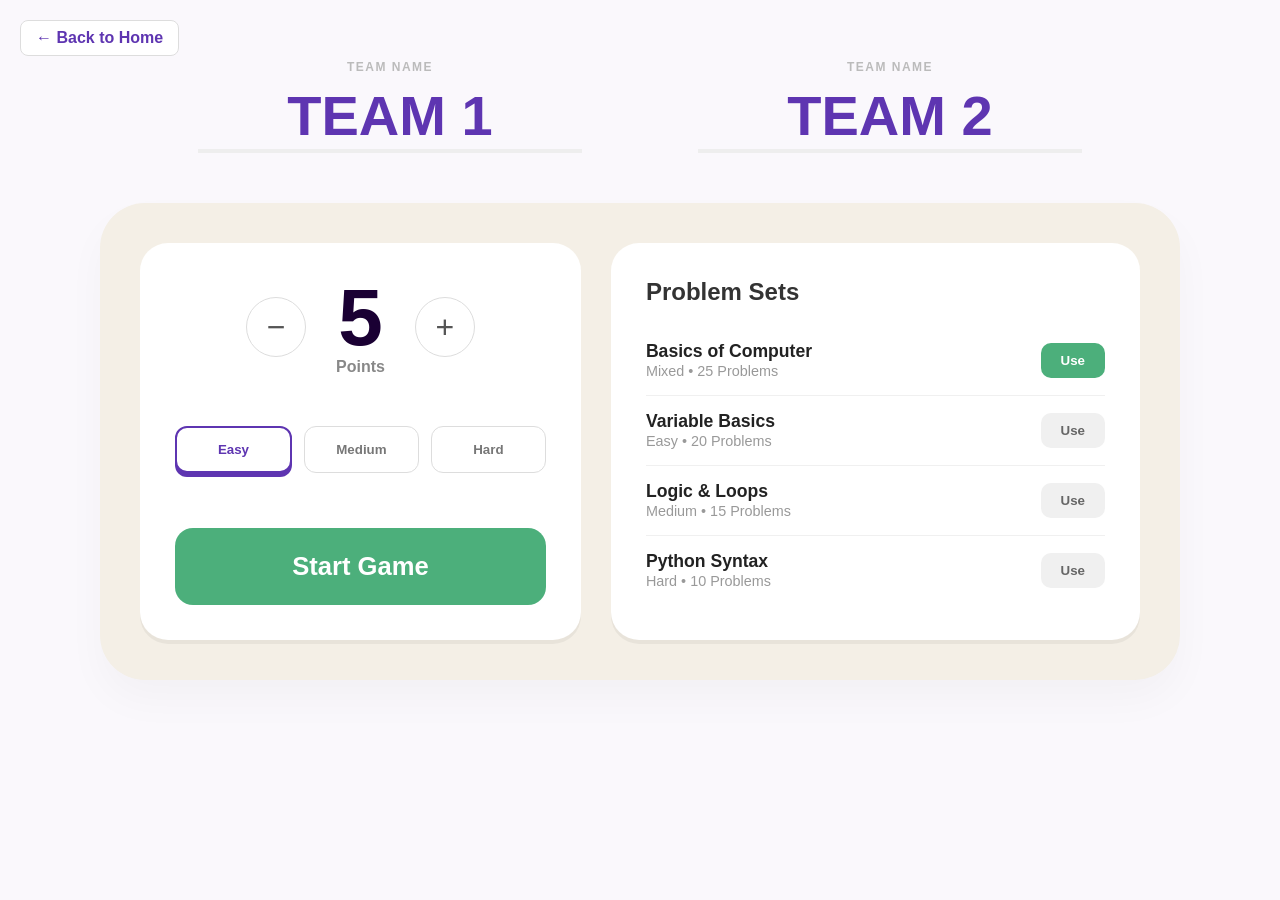
<file: setup.html>
<!DOCTYPE html>
<html lang="en">
<head>
    <meta charset="UTF-8">
    <meta name="viewport" content="width=device-width, initial-scale=1.0">
    <title>Tug of Code - Setup</title>
    <style>
        :root {
            --bg-color: #FAF8FC;
            --primary-purple: #7C4DFF;
            --dark-purple: #5E35B1;
            --dashboard-beige: #F4EFE6;
            --success-green: #4CAF7B;
            --text-gray: #888;
        }

        body {
            font-family: 'Inter', -apple-system, sans-serif;
            background-color: var(--bg-color);
            margin: 0;
            display: flex;
            flex-direction: column;
            align-items: center;
            padding-top: 60px;
            color: #333;
        }

        /* --- BACK BUTTON --- */
        .back-link {
            position: fixed;
            top: 20px;
            left: 20px;
            text-decoration: none;
            color: var(--dark-purple);
            font-weight: bold;
            display: flex;
            align-items: center;
            gap: 5px;
            z-index: 1001;
            padding: 8px 15px;
            border: 1px solid #ddd;
            border-radius: 8px;
            background: white;
            transition: all 0.2s;
        }

        .back-link:hover {
            background: #f0f0f0;
            transform: translateX(-3px);
        }

        /* --- TEAM NAME INPUTS --- */
        .team-header {
            display: flex;
            justify-content: space-around;
            width: 100%;
            max-width: 1000px;
            margin-bottom: 50px;
        }

        .team-input-group { text-align: center; }
        
        .team-input-group label {
            display: block;
            font-size: 0.75rem;
            font-weight: 800;
            color: #BBB;
            margin-bottom: 8px;
            letter-spacing: 1.5px;
        }

        .team-input-group input {
            font-size: 3.5rem;
            font-weight: 900;
            border: none;
            border-bottom: 4px solid #EEE;
            background: transparent;
            color: var(--dark-purple);
            text-align: center;
            width: 380px;
            outline: none;
            transition: border-color 0.3s;
        }

        .team-input-group input:focus {
            border-bottom-color: var(--primary-purple);
        }

        /* --- MAIN DASHBOARD --- */
        .dashboard {
            background-color: var(--dashboard-beige);
            border-radius: 45px;
            padding: 40px;
            width: 90%;
            max-width: 1000px;
            display: grid;
            grid-template-columns: 1fr 1.2fr;
            gap: 30px;
            box-shadow: 0 20px 40px rgba(0,0,0,0.03);
        }

        .panel {
            background: white;
            border-radius: 28px;
            padding: 35px;
            display: flex;
            flex-direction: column;
            box-shadow: 0 4px 0px rgba(0,0,0,0.05);
        }

        /* Points Counter */
        .counter-section {
            display: flex;
            align-items: center;
            justify-content: center;
            gap: 30px;
            margin-bottom: 25px;
        }

        .btn-circle {
            width: 60px;
            height: 60px;
            border-radius: 50%;
            border: 1px solid #DDD;
            background: white;
            font-size: 2rem;
            cursor: pointer;
            color: #555;
            display: flex;
            align-items: center;
            justify-content: center;
            transition: background 0.2s;
        }

        .btn-circle:hover { background: #F5F5F5; }

        .points-display-container { text-align: center; }
        
        .points-val {
            font-size: 5rem;
            font-weight: 900;
            line-height: 1;
            color: #1A0033;
        }

        /* Difficulty Toggle */
        .difficulty-box {
            display: flex;
            gap: 12px;
            margin: 25px 0;
        }

        .diff-btn {
            flex: 1;
            padding: 14px;
            border-radius: 12px;
            border: 1px solid #DDD;
            background: white;
            font-weight: bold;
            cursor: pointer;
            color: #777;
            transition: 0.2s;
        }

        .diff-btn.active {
            border: 2px solid var(--dark-purple);
            color: var(--dark-purple);
            box-shadow: 0 4px 0 var(--dark-purple);
        }

        /* --- START BUTTON & BOUNCE --- */
        @keyframes button-bounce {
            0% { transform: scale(1); }
            30% { transform: scale(0.92); }
            50% { transform: scale(1.08); }
            100% { transform: scale(1); }
        }

        .bounce-active {
            animation: button-bounce 0.4s ease-out;
        }

        .start-btn {
            background-color: var(--success-green);
            color: white;
            border: none;
            padding: 24px;
            border-radius: 18px;
            font-size: 1.6rem;
            font-weight: bold;
            cursor: pointer;
            margin-top: auto;
            transition: filter 0.2s;
        }

        .start-btn:hover { filter: brightness(1.05); }

        /* Problem Sets */
        .problem-list h3 { margin: 0 0 20px 0; font-size: 1.5rem; }
        
        .set-item {
            display: flex;
            justify-content: space-between;
            align-items: center;
            padding: 15px 0;
            border-bottom: 1px solid #F0F0F0;
        }

        .set-title { font-weight: bold; font-size: 1.1rem; color: #222; display: block; }
        .set-meta { font-size: 0.9rem; color: #999; margin-top: 4px; }

        .use-btn {
            background-color: #F0F0F0;
            color: #666;
            border: none;
            padding: 10px 20px;
            border-radius: 10px;
            font-weight: bold;
            cursor: pointer;
            transition: 0.2s;
        }

        .selected .use-btn {
            background-color: var(--success-green);
            color: white;
        }

    </style>
</head>
<body>

    <a href="index.html" class="back-link">← Back to Home</a>

    <div class="team-header">
        <div class="team-input-group">
            <label>TEAM NAME</label>
            <input type="text" id="t1-input" value="TEAM 1">
        </div>
        <div class="team-input-group">
            <label>TEAM NAME</label>
            <input type="text" id="t2-input" value="TEAM 2">
        </div>
    </div>

    <div class="dashboard">
        <div class="panel">
            <div class="counter-section">
                <button class="btn-circle" onclick="changePoints(-1)">−</button>
                <div class="points-display-container">
                    <div class="points-val" id="pt-val">5</div>
                    <div style="color: var(--text-gray); font-weight: bold;">Points</div>
                </div>
                <button class="btn-circle" onclick="changePoints(1)">+</button>
            </div>

            <div class="difficulty-box">
                <button class="diff-btn active" onclick="setDiff(this)">Easy</button>
                <button class="diff-btn" onclick="setDiff(this)">Medium</button>
                <button class="diff-btn" onclick="setDiff(this)">Hard</button>
            </div>

            <button class="start-btn" id="start-btn" onclick="triggerStart()">Start Game</button>
        </div>

        <div class="panel problem-list">
            <h3>Problem Sets</h3>
            
            <div class="set-item selected">
                <div class="set-info">
                    <span class="set-title">Basics of Computer</span>
                    <span class="set-meta">Mixed • 25 Problems</span>
                </div>
                <button class="use-btn" onclick="selectSet(this)">Use</button>
            </div>

            <div class="set-item">
                <div class="set-info">
                    <span class="set-title">Variable Basics</span>
                    <span class="set-meta">Easy • 20 Problems</span>
                </div>
                <button class="use-btn" onclick="selectSet(this)">Use</button>
            </div>

            <div class="set-item">
                <div class="set-info">
                    <span class="set-title">Logic & Loops</span>
                    <span class="set-meta">Medium • 15 Problems</span>
                </div>
                <button class="use-btn" onclick="selectSet(this)">Use</button>
            </div>

            <div class="set-item" style="border:none;">
                <div class="set-info">
                    <span class="set-title">Python Syntax</span>
                    <span class="set-meta">Hard • 10 Problems</span>
                </div>
                <button class="use-btn" onclick="selectSet(this)">Use</button>
            </div>
        </div>
    </div>

    <script>
        // Handle Point Changes
        let points = 5;
        function changePoints(val) {
            points += val;
            if (points < 1) points = 1;
            document.getElementById('pt-val').innerText = points;
        }

        // Handle Difficulty Selection
        function setDiff(btn) {
            document.querySelectorAll('.diff-btn').forEach(b => b.classList.remove('active'));
            btn.classList.add('active');
        }

        // Handle Problem Set Selection
        function selectSet(btn) {
            document.querySelectorAll('.set-item').forEach(i => i.classList.remove('selected'));
            btn.parentElement.classList.add('selected');
        }

        // --- UPDATED LINKING LOGIC ---
        function triggerStart() {
            const btn = document.getElementById('start-btn');
            btn.classList.add('bounce-active');
            
            // 1. Gather all settings
            const t1 = document.getElementById('t1-input').value;
            const t2 = document.getElementById('t2-input').value;
            const chosenPoints = document.getElementById('pt-val').innerText;
            const difficulty = document.querySelector('.diff-btn.active').innerText;
            const topic = document.querySelector('.set-item.selected .set-title').innerText;

            // 2. Save them to localStorage
            localStorage.setItem('team1', t1);
            localStorage.setItem('team2', t2);
            localStorage.setItem('points', chosenPoints);
            localStorage.setItem('difficulty', difficulty);
            localStorage.setItem('topic', topic);

            // 3. Navigate to battle.html after animation
            setTimeout(() => {
                btn.classList.remove('bounce-active');
                window.location.href = "battle.html"; 
            }, 400);
        }
    </script>
</body>
</html>
</file>
